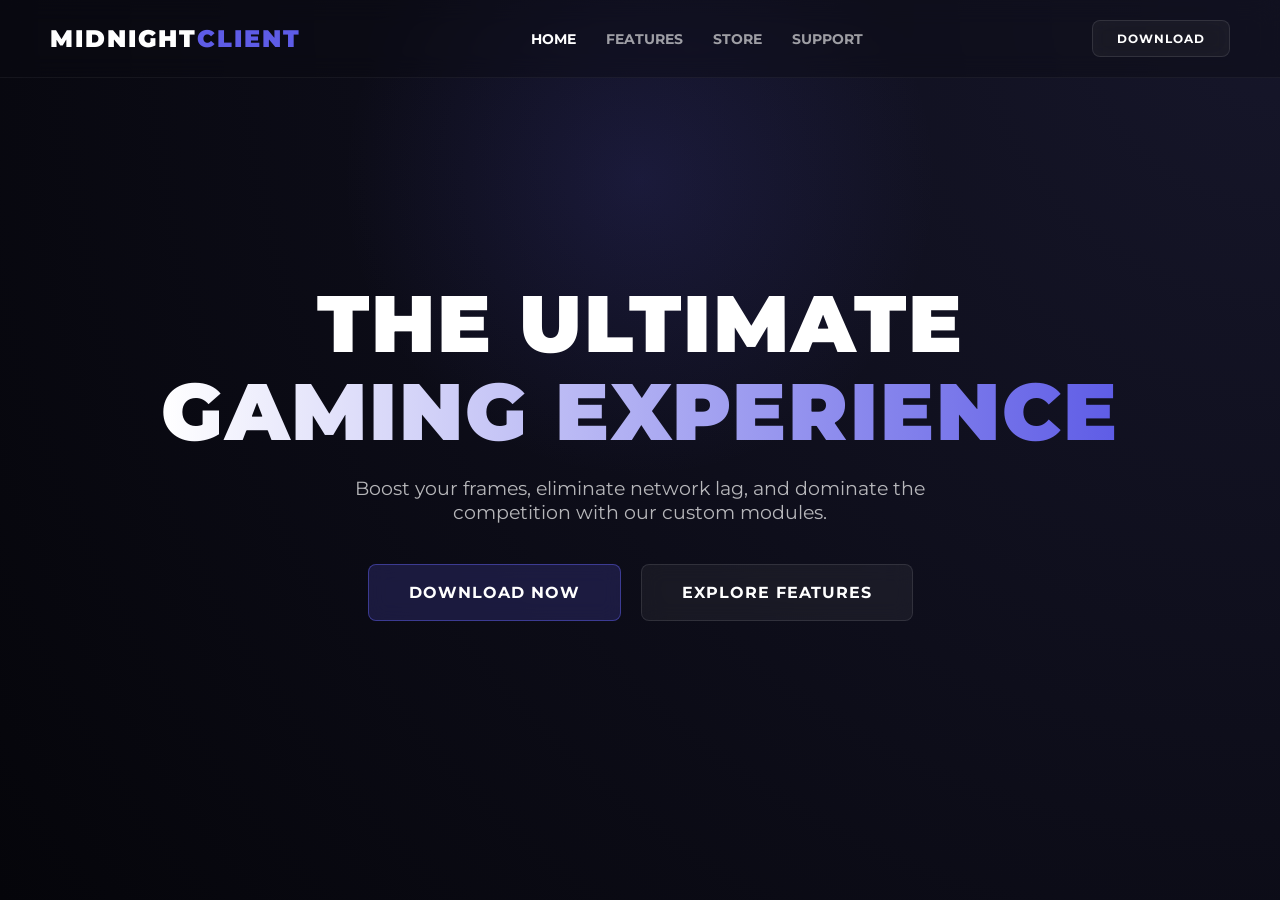
<file: index.html>
<!DOCTYPE html>
<html lang="en">
<head>
    <meta charset="UTF-8">
    <meta name="viewport" content="width=device-width, initial-scale=1.0">
    <title>Midnight Client | Home</title>
    <!-- Google Fonts -->
    <link href="https://fonts.googleapis.com/css2?family=Montserrat:wght@400;700;900&display=swap" rel="stylesheet">
    <link rel="stylesheet" href="style.css">
</head>
<body>

    <!-- Glass Navbar -->
    <nav class="glass-nav">
        <a href="index.html" class="logo">MIDNIGHT<span>CLIENT</span></a>
        <ul class="nav-links">
            <li><a href="index.html" class="active-link">Home</a></li>
            <li><a href="features.html">Features</a></li>
            <li><a href="#">Store</a></li>
            <li><a href="#">Support</a></li>
        </ul>
        <a href="download.html" class="glass-btn small-btn">Download</a>
    </nav>

    <!-- Hero Framework Display -->
    <main class="hero">
        <div class="hero-content">
            <h1>THE ULTIMATE<br><span>GAMING EXPERIENCE</span></h1>
            <p>Boost your frames, eliminate network lag, and dominate the competition with our custom modules.</p>
            <div class="hero-buttons">
                <a href="download.html" class="glass-btn primary-btn">Download Now</a>
                <a href="features.html" class="glass-btn secondary-btn">Explore Features</a>
            </div>
        </div>
    </main>

</body>
</html>
</file>
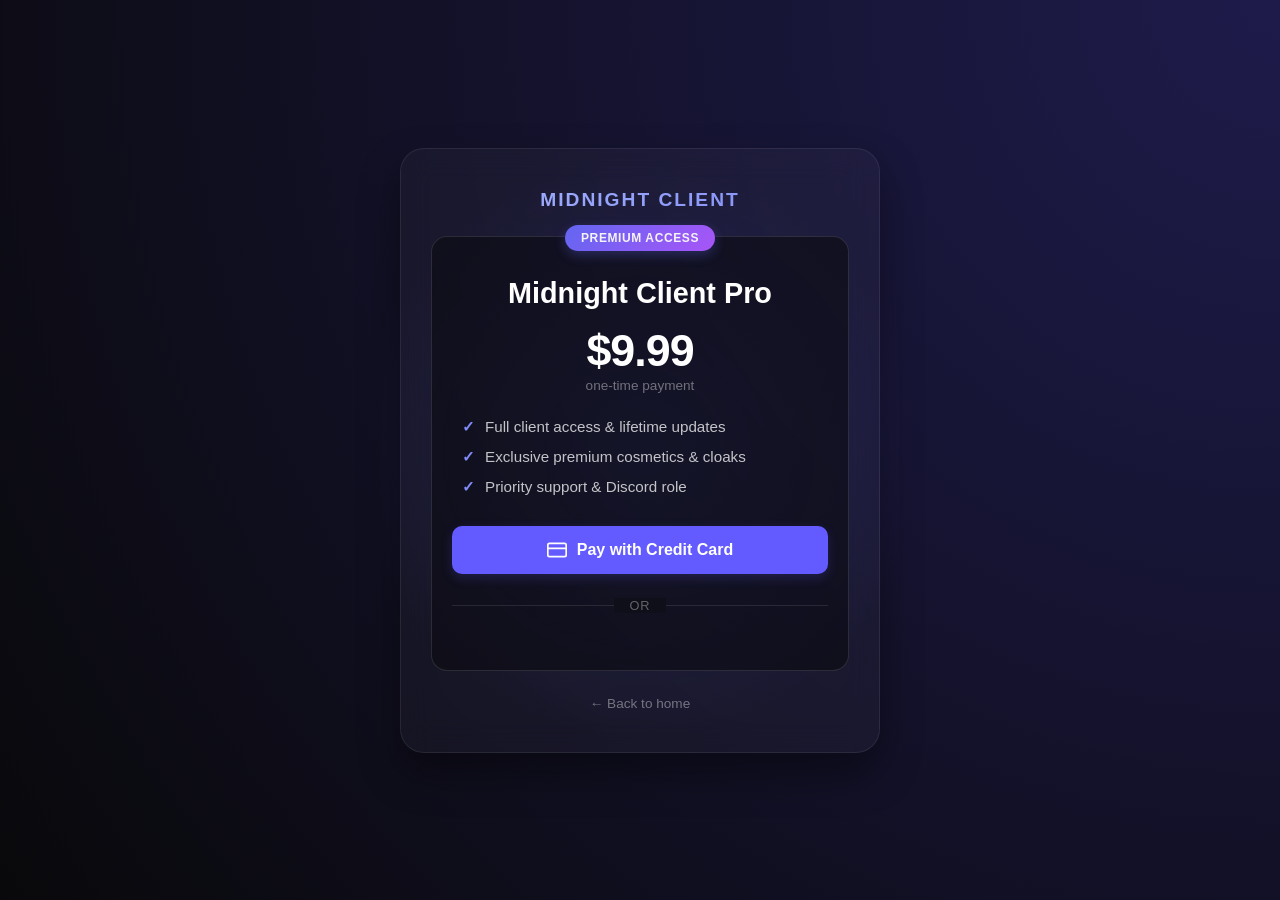
<file: download.html>
<!DOCTYPE html>
<html lang="en">
<head>
    <meta charset="UTF-8">
    <meta name="viewport" content="width=device-width, initial-scale=1.0">
    <title>Midnight Client - Download</title>
    <style>
        /* --- Core Midnight Theme Setup --- */
        * {
            box-sizing: border-box;
            margin: 0;
            padding: 0;
            font-family: 'Segoe UI', Tahoma, Geneva, Verdana, sans-serif;
        }

        body {
            background: radial-gradient(circle at top right, #1e1b4b, #09090b);
            color: #f4f4f5;
            min-height: 100vh;
            display: flex;
            flex-direction: column;
            align-items: center;
            justify-content: center;
            padding: 20px;
            overflow-x: hidden;
        }

        /* --- Glassmorphism Container --- */
        .download-container {
            width: 100%;
            max-width: 480px;
            background: rgba(255, 255, 255, 0.03);
            backdrop-filter: blur(16px);
            -webkit-backdrop-filter: blur(16px);
            border: 1px solid rgba(255, 255, 255, 0.08);
            border-radius: 24px;
            padding: 40px 30px;
            text-align: center;
            box-shadow: 0 20px 40px rgba(0, 0, 0, 0.4);
            position: relative;
        }

        /* Accent Glow behind the card */
        .download-container::before {
            content: '';
            position: absolute;
            top: -20px;
            left: -20px;
            right: -20px;
            bottom: -20px;
            background: radial-gradient(circle, rgba(99, 102, 241, 0.15) 0%, transparent 70%);
            z-index: -1;
            pointer-events: none;
        }

        /* --- Header Styles --- */
        .brand-title {
            font-size: 1.2rem;
            font-weight: 700;
            text-transform: uppercase;
            letter-spacing: 2px;
            background: linear-gradient(135deg, #a5b4fc, #818cf8);
            -webkit-background-clip: text;
            -webkit-text-fill-color: transparent;
            margin-bottom: 25px;
        }

        /* --- Premium Card Layout --- */
        .premium-card {
            background: rgba(10, 10, 18, 0.6);
            border-radius: 16px;
            border: 1px solid rgba(255, 255, 255, 0.12);
            padding: 30px 20px;
            position: relative;
        }

        .card-badge {
            position: absolute;
            top: -12px;
            left: 50%;
            transform: translateX(-50%);
            background: linear-gradient(135deg, #6366f1, #a855f7);
            padding: 6px 16px;
            border-radius: 20px;
            font-size: 0.75rem;
            font-weight: 700;
            text-transform: uppercase;
            letter-spacing: 0.05em;
            box-shadow: 0 4px 12px rgba(99, 102, 241, 0.3);
        }

        h2 {
            font-size: 1.8rem;
            margin-top: 10px;
            color: #fff;
            font-weight: 600;
        }

        .price {
            font-size: 2.8rem;
            font-weight: 800;
            margin: 15px 0;
            color: #fff;
            letter-spacing: -1px;
        }

        .price span {
            font-size: 0.85rem;
            color: rgba(255, 255, 255, 0.4);
            display: block;
            font-weight: 400;
            letter-spacing: 0px;
            margin-top: 2px;
        }

        /* --- Features List --- */
        .features-list {
            list-style: none;
            padding: 0;
            margin: 25px 10px;
            text-align: left;
        }

        .features-list li {
            margin-bottom: 12px;
            color: rgba(255, 255, 255, 0.75);
            font-size: 0.95rem;
            display: flex;
            align-items: center;
            gap: 10px;
        }

        .features-list li::before {
            content: "✓";
            color: #818cf8;
            font-weight: bold;
        }

        /* --- Actions & Gateway Buttons --- */
        .payment-actions {
            margin-top: 30px;
            display: flex;
            flex-direction: column;
            gap: 12px;
        }

        /* Stripe Button */
        .btn-stripe {
            display: flex;
            align-items: center;
            justify-content: center;
            gap: 10px;
            background: #635bff;
            color: #ffffff;
            font-weight: 600;
            text-decoration: none;
            padding: 14px;
            border-radius: 10px;
            font-size: 1rem;
            transition: background 0.2s ease, transform 0.1s ease;
            border: none;
            cursor: pointer;
            box-shadow: 0 4px 12px rgba(99, 91, 255, 0.2);
        }

        .btn-stripe:hover {
            background: #7a73ff;
        }
        
        .btn-stripe:active {
            transform: scale(0.98);
        }

        /* Divider styling */
        .divider {
            text-align: center;
            margin: 10px 0;
            position: relative;
        }

        .divider::before {
            content: "";
            position: absolute;
            left: 0;
            top: 50%;
            width: 100%;
            height: 1px;
            background: rgba(255, 255, 255, 0.1);
            z-index: 1;
        }

        .divider span {
            background: #0f0f19; 
            padding: 0 15px;
            position: relative;
            z-index: 2;
            color: rgba(255, 255, 255, 0.35);
            font-size: 0.8rem;
            text-transform: uppercase;
            letter-spacing: 1px;
        }

        /* PayPal container styling adjustments */
        #paypal-button-container {
            width: 100%;
            margin-top: 4px;
        }

        /* Back to safety navigation link */
        .back-link {
            display: inline-block;
            margin-top: 25px;
            color: rgba(255, 255, 255, 0.4);
            text-decoration: none;
            font-size: 0.85rem;
            transition: color 0.2s;
        }

        .back-link:hover {
            color: rgba(255, 255, 255, 0.8);
        }
    </style>

    <!-- Include the PayPal JavaScript SDK (Optional backup gateway) -->
    <script src="https://www.paypal.com/sdk/js?client-id=YOUR_CLIENT_ID&currency=USD"></script>
</head>
<body>

    <div class="download-container">
        <div class="brand-title">Midnight Client</div>
        
        <!-- Premium Gate Card -->
        <div class="premium-card">
            <div class="card-badge">Premium Access</div>
            <h2>Midnight Client Pro</h2>
            <p class="price">$9.99 <span>one-time payment</span></p>
            
            <ul class="features-list">
                <li>Full client access & lifetime updates</li>
                <li>Exclusive premium cosmetics & cloaks</li>
                <li>Priority support & Discord role</li>
            </ul>

            <div class="payment-actions">
                <!-- Updated Live Stripe Test Link -->
                <a href="https://buy.stripe.com/test_fZu4gAaeD6Ei5xs0oI8so00" class="btn-stripe">
                    <!-- Credit Card SVG Icon -->
                    <svg width="20" height="20" viewBox="0 0 24 24" fill="none" stroke="currentColor" stroke-width="2" stroke-linecap="round" stroke-linejoin="round"><rect x="1" y="4" width="22" height="16" rx="2" ry="2"></rect><line x1="1" y1="10" x2="23" y2="10"></line></svg>
                    Pay with Credit Card
                </a>

                <div class="divider"><span>or</span></div>

                <!-- PayPal Button Targets this Element -->
                <div id="paypal-button-container"></div>
            </div>
        </div>

        <a href="index.html" class="back-link">← Back to home</a>
    </div>

    <!-- PayPal Integration Script Logic -->
    <script>
        paypal.Buttons({
            style: {
                layout: 'vertical',
                color:  'gold',
                shape:  'rect',
                label:  'paypal'
            },
            createOrder: function(data, actions) {
                return actions.order.create({
                    purchase_units: [{
                        amount: {
                            value: '9.99'
                        },
                        description: "Midnight Client Pro Access"
                    }]
                });
            },
            onApprove: function(data, actions) {
                return actions.order.capture().then(function(details) {
                    alert('Transaction completed by ' + details.payer.name.given_name + '!');
                    window.location.href = "download-success.html"; 
                });
            }
        }).render('#paypal-button-container');
    </script>
</body>
</html>
</file>
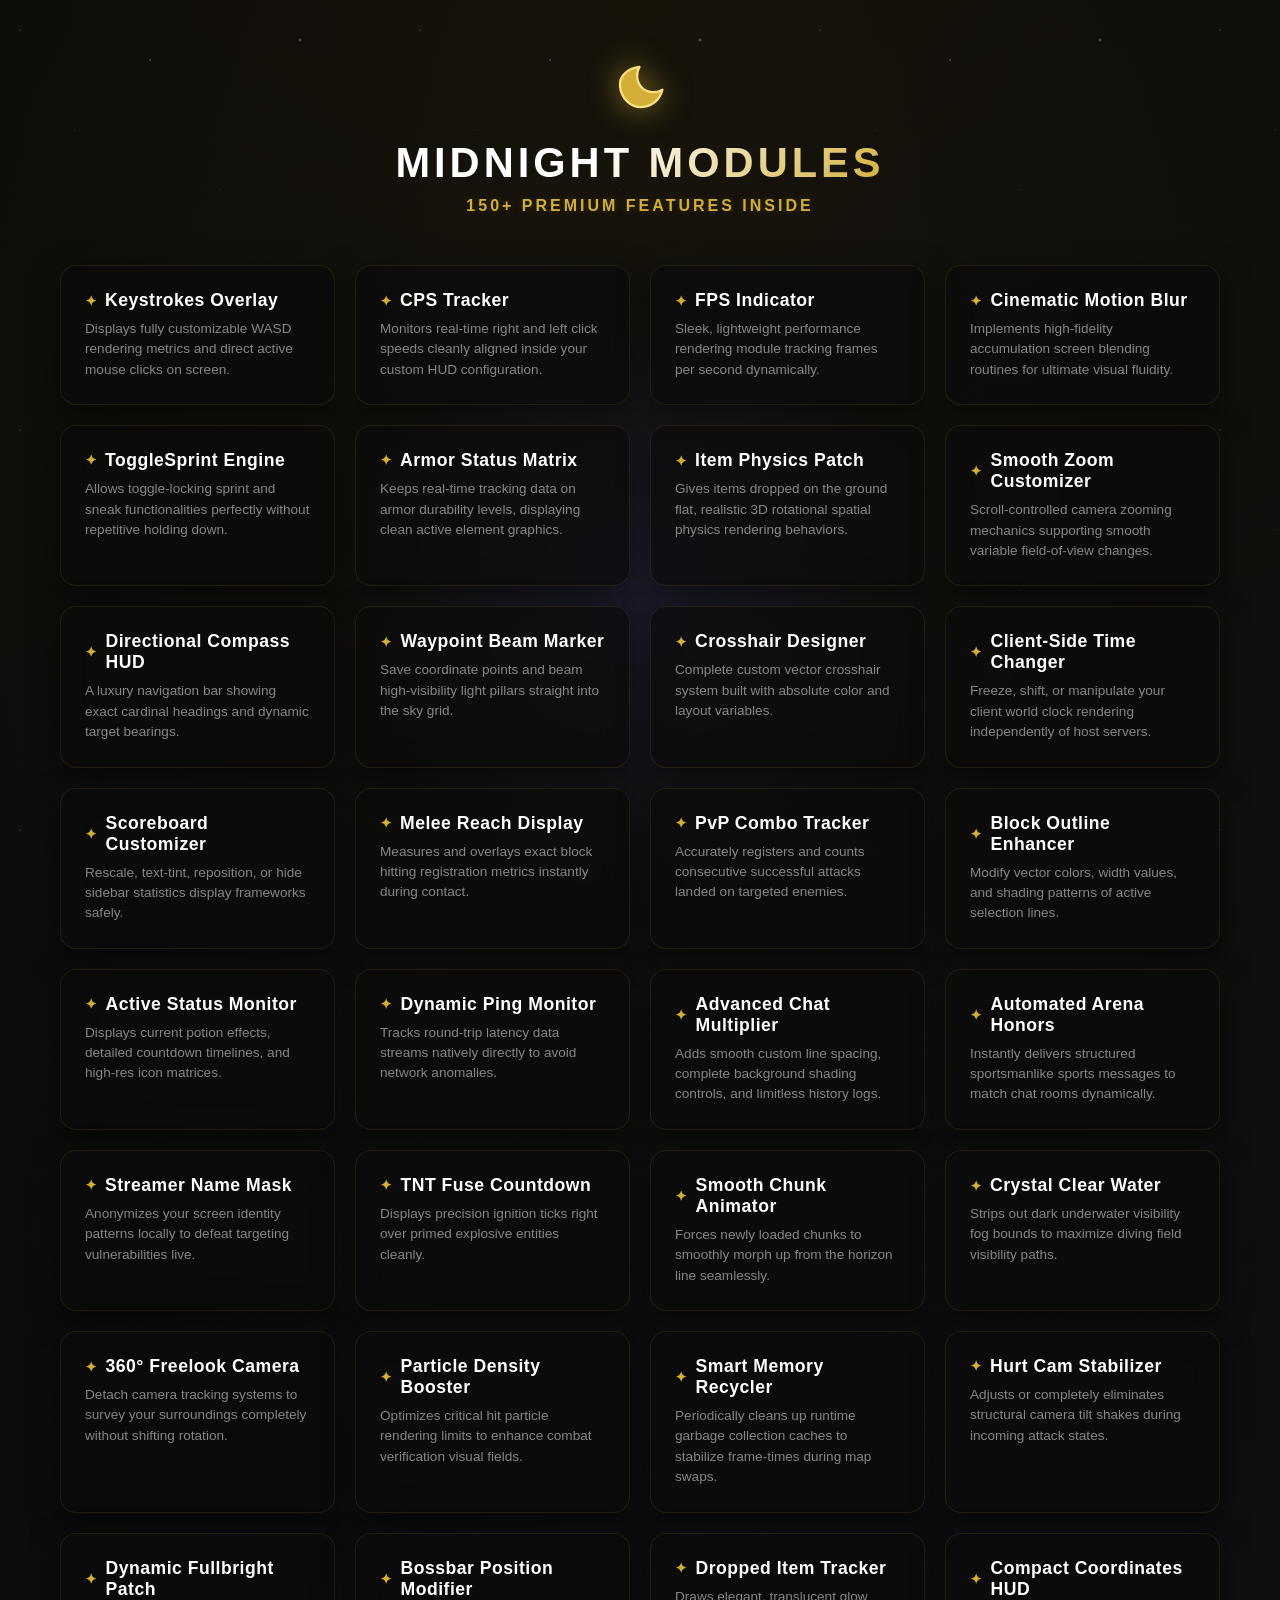
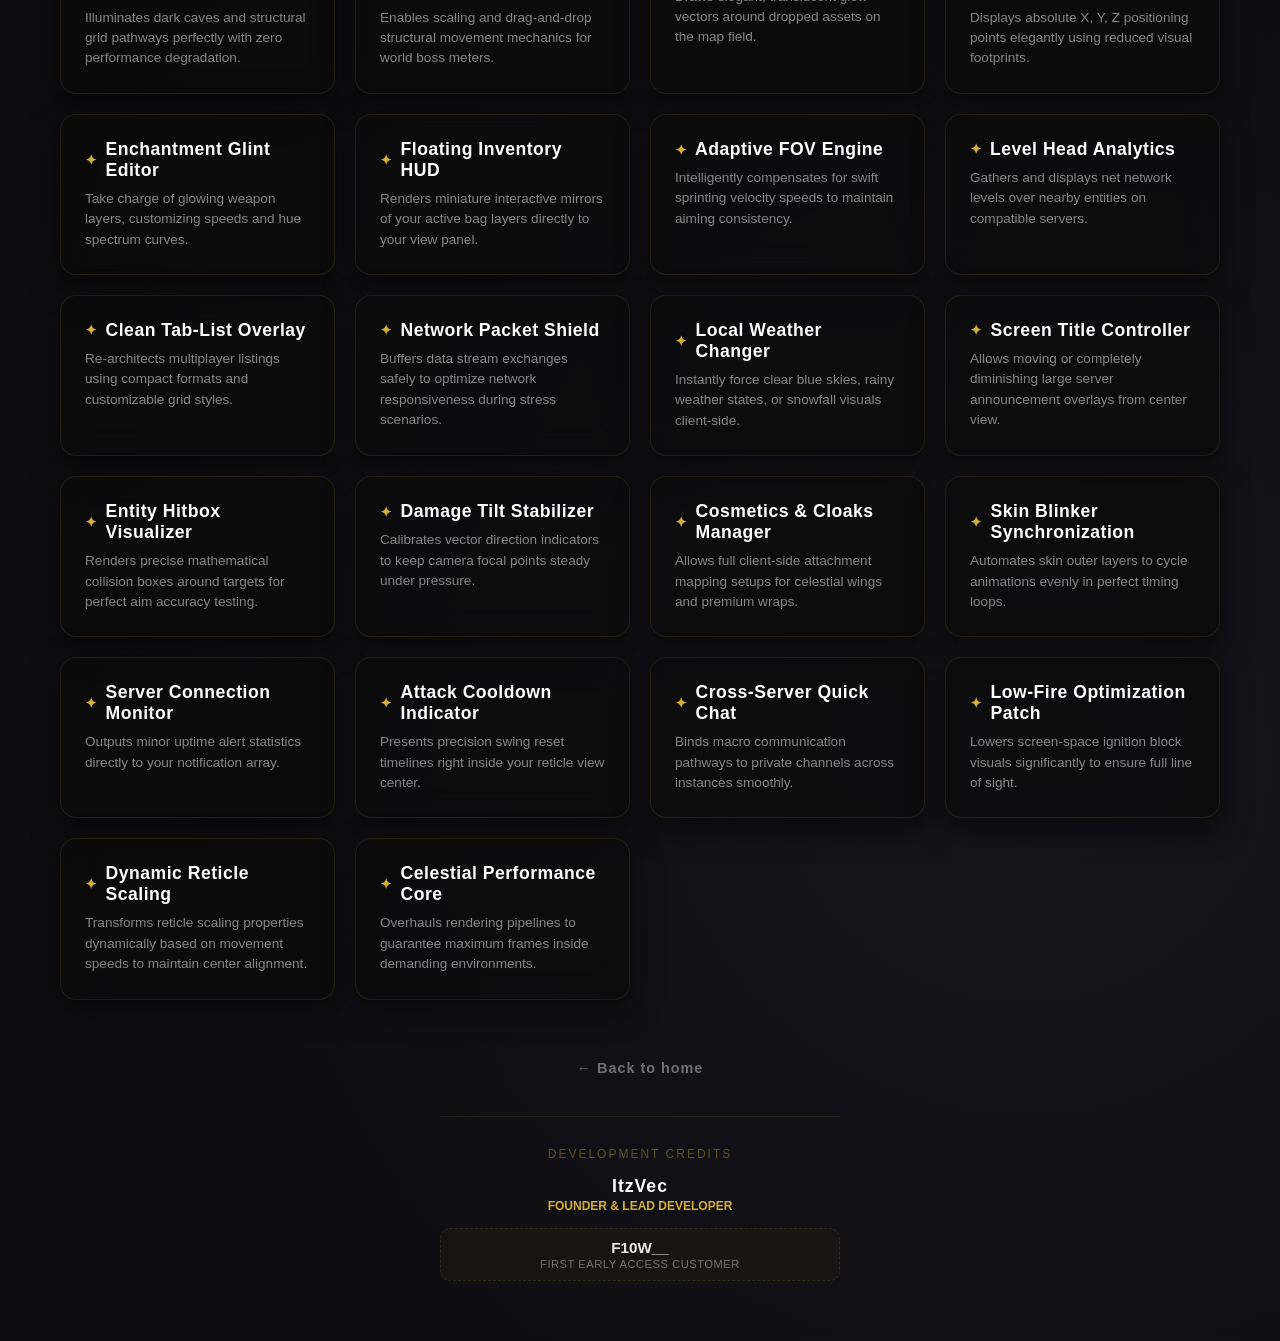
<file: features.html>
<!DOCTYPE html>
<html lang="en">
<head>
    <meta charset="UTF-8">
    <meta name="viewport" content="width=device-width, initial-scale=1.0">
    <title>Midnight Client - Modules</title>
    <link rel="stylesheet" href="style.css">
    <style>
        /* --- Premium Black & Gold Theme Overrides --- */
        * {
            box-sizing: border-box;
            margin: 0;
            padding: 0;
            font-family: 'Montserrat', 'Segoe UI', sans-serif;
        }

        body {
            background-color: #050505;
            background-image: 
                radial-gradient(circle at 50% 0%, rgba(212, 175, 55, 0.08) 0%, transparent 50%),
                radial-gradient(circle at 80% 80%, rgba(20, 20, 25, 1) 0%, #050505 100%);
            color: #f4f4f5;
            min-height: 100vh;
            display: flex;
            flex-direction: column;
            align-items: center;
            overflow-x: hidden;
            position: relative;
        }

        /* --- Celestial Starfield Background --- */
        .starfield {
            position: fixed;
            top: 0;
            left: 0;
            width: 100%;
            height: 100%;
            z-index: 0;
            pointer-events: none;
            background-image: 
                radial-gradient(1px 1px at 20px 30px, #fff, rgba(0,0,0,0)),
                radial-gradient(1px 1px at 75px 130px, rgba(212, 175, 55, 0.6), rgba(0,0,0,0)),
                radial-gradient(1.5px 1.5px at 150px 60px, #fff, rgba(0,0,0,0)),
                radial-gradient(1px 1px at 220px 190px, rgba(212, 175, 55, 0.8), rgba(0,0,0,0)),
                radial-gradient(2px 2px at 300px 40px, #fff, rgba(0,0,0,0));
            background-size: 400px 400px;
            opacity: 0.35;
        }

        .wrapper {
            width: 100%;
            max-width: 1200px;
            padding: 60px 20px;
            display: flex;
            flex-direction: column;
            align-items: center;
            z-index: 1;
        }

        /* --- Video-Style Celestial Header --- */
        header {
            display: flex;
            flex-direction: column;
            align-items: center;
            margin-bottom: 50px;
            text-align: center;
        }

        .moon-icon {
            filter: drop-shadow(0 0 15px rgba(212, 175, 55, 0.6));
            margin-bottom: 20px;
            animation: moonFloat 4s ease-in-out infinite;
        }

        @keyframes moonFloat {
            0%, 100% { transform: translateY(0); }
            50% { transform: translateY(-6px); }
        }

        .brand-title {
            font-size: 2.6rem;
            font-weight: 800;
            text-transform: uppercase;
            letter-spacing: 4px;
            background: linear-gradient(135deg, #fff 40%, #d4af37 100%);
            -webkit-background-clip: text;
            -webkit-text-fill-color: transparent;
        }

        .brand-subtitle {
            font-size: 1rem;
            color: #d4af37;
            font-weight: 700;
            margin-top: 10px;
            letter-spacing: 3px;
            text-transform: uppercase;
            text-shadow: 0 0 10px rgba(212, 175, 55, 0.2);
        }

        /* --- Glassmorphism Modules Grid --- */
        .modules-grid {
            display: grid;
            grid-template-columns: repeat(auto-fill, minmax(260px, 1fr));
            gap: 20px;
            width: 100%;
            margin-bottom: 50px;
        }

        /* --- Black & Gold Glass Cards --- */
        .mod-card {
            background: rgba(10, 10, 10, 0.7);
            backdrop-filter: blur(16px);
            -webkit-backdrop-filter: blur(16px);
            border: 1px solid rgba(212, 175, 55, 0.12);
            border-radius: 16px;
            padding: 24px;
            text-align: left;
            transition: all 0.25s ease;
            position: relative;
            box-shadow: 0 10px 30px rgba(0, 0, 0, 0.5);
        }

        .mod-card:hover {
            transform: translateY(-3px);
            border-color: rgba(212, 175, 55, 0.4);
            box-shadow: 0 15px 35px rgba(212, 175, 55, 0.1);
            background: rgba(15, 15, 15, 0.85);
        }

        .mod-title {
            font-size: 1.1rem;
            font-weight: 700;
            color: #fff;
            letter-spacing: 0.5px;
            margin-bottom: 8px;
            display: flex;
            align-items: center;
            gap: 8px;
        }

        .mod-title::before {
            content: "✦";
            color: #d4af37;
            font-size: 0.9rem;
        }

        .mod-desc {
            font-size: 0.85rem;
            color: rgba(255, 255, 255, 0.5);
            line-height: 1.5;
        }

        /* --- Navigation Link Style From Video --- */
        .back-link {
            display: inline-block;
            margin-top: 10px;
            color: rgba(255, 255, 255, 0.4);
            text-decoration: none;
            font-size: 0.9rem;
            letter-spacing: 1px;
            transition: color 0.2s, text-shadow 0.2s;
            font-weight: 600;
            z-index: 10;
        }

        .back-link:hover {
            color: #d4af37;
            text-shadow: 0 0 8px rgba(212, 175, 55, 0.4);
        }

        /* --- Footer --- */
        footer {
            margin-top: 40px;
            padding-top: 30px;
            border-top: 1px solid rgba(212, 175, 55, 0.1);
            width: 100%;
            max-width: 400px;
            text-align: center;
            z-index: 10;
        }

        .credit-title {
            font-size: 0.75rem;
            color: rgba(212, 175, 55, 0.4);
            text-transform: uppercase;
            letter-spacing: 2px;
            margin-bottom: 15px;
        }

        .owner-block {
            margin-bottom: 12px;
        }

        .owner-name {
            font-size: 1.1rem;
            font-weight: 700;
            color: #ffffff;
            letter-spacing: 1px;
        }

        .owner-label {
            font-size: 0.75rem;
            color: #d4af37;
            text-transform: uppercase;
            font-weight: 600;
            margin-top: 2px;
        }

        .tester-block {
            margin-top: 15px;
            background: rgba(212, 175, 55, 0.03);
            border: 1px dashed rgba(212, 175, 55, 0.15);
            padding: 10px;
            border-radius: 10px;
        }

        .tester-name {
            font-size: 0.95rem;
            font-weight: 600;
            color: rgba(255, 255, 255, 0.9);
        }

        .tester-label {
            font-size: 0.7rem;
            color: rgba(255, 255, 255, 0.4);
            text-transform: uppercase;
            margin-top: 2px;
            letter-spacing: 0.5px;
        }
    </style>
</head>
<body>
    <div class="starfield"></div>

    <div class="wrapper">
        <header>
            <div class="moon-icon">
                <svg width="55" height="55" viewBox="0 0 24 24" fill="none" xmlns="http://www.w3.org/2000/svg">
                    <path d="M12 3C10.5 5.5 10.5 9.5 13 12C15.5 14.5 19.5 14.5 22 13C21 17 18 20 13.5 20.5C8.5 21 4 17 3.5 11.5C3 6.5 7.5 3.5 12 3Z" fill="#d4af37" stroke="#fce083" stroke-width="1" stroke-linejoin="round"/>
                </svg>
            </div>
            <div class="brand-title">Midnight Modules</div>
            <div class="brand-subtitle">150+ Premium Features Inside</div>
        </header>

        <main class="modules-grid" id="features-container"></main>

        <a href="index.html" class="back-link">← Back to home</a>

        <footer>
            <div class="credit-title">Development Credits</div>
            <div class="owner-block">
                <div class="owner-name">ItzVec</div>
                <div class="owner-label">Founder & Lead Developer</div>
            </div>
            <div class="tester-block">
                <div class="tester-name"> F10W__</div>
                <div class="tester-label">First Early Access Customer</div>
            </div>
        </footer>
    </div>

    <script>
        const cleanModules = [
            { name: "Keystrokes Overlay", desc: "Displays fully customizable WASD rendering metrics and direct active mouse clicks on screen." },
            { name: "CPS Tracker", desc: "Monitors real-time right and left click speeds cleanly aligned inside your custom HUD configuration." },
            { name: "FPS Indicator", desc: "Sleek, lightweight performance rendering module tracking frames per second dynamically." },
            { name: "Cinematic Motion Blur", desc: "Implements high-fidelity accumulation screen blending routines for ultimate visual fluidity." },
            { name: "ToggleSprint Engine", desc: "Allows toggle-locking sprint and sneak functionalities perfectly without repetitive holding down." },
            { name: "Armor Status Matrix", desc: "Keeps real-time tracking data on armor durability levels, displaying clean active element graphics." },
            { name: "Item Physics Patch", desc: "Gives items dropped on the ground flat, realistic 3D rotational spatial physics rendering behaviors." },
            { name: "Smooth Zoom Customizer", desc: "Scroll-controlled camera zooming mechanics supporting smooth variable field-of-view changes." },
            { name: "Directional Compass HUD", desc: "A luxury navigation bar showing exact cardinal headings and dynamic target bearings." },
            { name: "Waypoint Beam Marker", desc: "Save coordinate points and beam high-visibility light pillars straight into the sky grid." },
            { name: "Crosshair Designer", desc: "Complete custom vector crosshair system built with absolute color and layout variables." },
            { name: "Client-Side Time Changer", desc: "Freeze, shift, or manipulate your client world clock rendering independently of host servers." },
            { name: "Scoreboard Customizer", desc: "Rescale, text-tint, reposition, or hide sidebar statistics display frameworks safely." },
            { name: "Melee Reach Display", desc: "Measures and overlays exact block hitting registration metrics instantly during contact." },
            { name: "PvP Combo Tracker", desc: "Accurately registers and counts consecutive successful attacks landed on targeted enemies." },
            { name: "Block Outline Enhancer", desc: "Modify vector colors, width values, and shading patterns of active selection lines." },
            { name: "Active Status Monitor", desc: "Displays current potion effects, detailed countdown timelines, and high-res icon matrices." },
            { name: "Dynamic Ping Monitor", desc: "Tracks round-trip latency data streams natively directly to avoid network anomalies." },
            { name: "Advanced Chat Multiplier", desc: "Adds smooth custom line spacing, complete background shading controls, and limitless history logs." },
            { name: "Automated Arena Honors", desc: "Instantly delivers structured sportsmanlike sports messages to match chat rooms dynamically." },
            { name: "Streamer Name Mask", desc: "Anonymizes your screen identity patterns locally to defeat targeting vulnerabilities live." },
            { name: "TNT Fuse Countdown", desc: "Displays precision ignition ticks right over primed explosive entities cleanly." },
            { name: "Smooth Chunk Animator", desc: "Forces newly loaded chunks to smoothly morph up from the horizon line seamlessly." },
            { name: "Crystal Clear Water", desc: "Strips out dark underwater visibility fog bounds to maximize diving field visibility paths." },
            { name: "360° Freelook Camera", desc: "Detach camera tracking systems to survey your surroundings completely without shifting rotation." },
            { name: "Particle Density Booster", desc: "Optimizes critical hit particle rendering limits to enhance combat verification visual fields." },
            { name: "Smart Memory Recycler", desc: "Periodically cleans up runtime garbage collection caches to stabilize frame-times during map swaps." },
            { name: "Hurt Cam Stabilizer", desc: "Adjusts or completely eliminates structural camera tilt shakes during incoming attack states." },
            { name: "Dynamic Fullbright Patch", desc: "Illuminates dark caves and structural grid pathways perfectly with zero performance degradation." },
            { name: "Bossbar Position Modifier", desc: "Enables scaling and drag-and-drop structural movement mechanics for world boss meters." },
            { name: "Dropped Item Tracker", desc: "Draws elegant, translucent glow vectors around dropped assets on the map field." },
            { name: "Compact Coordinates HUD", desc: "Displays absolute X, Y, Z positioning points elegantly using reduced visual footprints." },
            { name: "Enchantment Glint Editor", desc: "Take charge of glowing weapon layers, customizing speeds and hue spectrum curves." },
            { name: "Floating Inventory HUD", desc: "Renders miniature interactive mirrors of your active bag layers directly to your view panel." },
            { name: "Adaptive FOV Engine", desc: "Intelligently compensates for swift sprinting velocity speeds to maintain aiming consistency." },
            { name: "Level Head Analytics", desc: "Gathers and displays net network levels over nearby entities on compatible servers." },
            { name: "Clean Tab-List Overlay", desc: "Re-architects multiplayer listings using compact formats and customizable grid styles." },
            { name: "Network Packet Shield", desc: "Buffers data stream exchanges safely to optimize network responsiveness during stress scenarios." },
            { name: "Local Weather Changer", desc: "Instantly force clear blue skies, rainy weather states, or snowfall visuals client-side." },
            { name: "Screen Title Controller", desc: "Allows moving or completely diminishing large server announcement overlays from center view." },
            { name: "Entity Hitbox Visualizer", desc: "Renders precise mathematical collision boxes around targets for perfect aim accuracy testing." },
            { name: "Damage Tilt Stabilizer", desc: "Calibrates vector direction indicators to keep camera focal points steady under pressure." },
            { name: "Cosmetics & Cloaks Manager", desc: "Allows full client-side attachment mapping setups for celestial wings and premium wraps." },
            { name: "Skin Blinker Synchronization", desc: "Automates skin outer layers to cycle animations evenly in perfect timing loops." },
            { name: "Server Connection Monitor", desc: "Outputs minor uptime alert statistics directly to your notification array." },
            { name: "Attack Cooldown Indicator", desc: "Presents precision swing reset timelines right inside your reticle view center." },
            { name: "Cross-Server Quick Chat", desc: "Binds macro communication pathways to private channels across instances smoothly." },
            { name: "Low-Fire Optimization Patch", desc: "Lowers screen-space ignition block visuals significantly to ensure full line of sight." },
            { name: "Dynamic Reticle Scaling", desc: "Transforms reticle scaling properties dynamically based on movement speeds to maintain center alignment." },
            { name: "Celestial Performance Core", desc: "Overhauls rendering pipelines to guarantee maximum frames inside demanding environments." }
        ];

        const targetGrid = document.getElementById('features-container');

        // Loop renders exactly all 50 items instantly without filters
        cleanModules.forEach(mod => {
            const card = document.createElement('div');
            card.className = 'mod-card';
            card.innerHTML = `
                <div class="mod-title">${mod.name}</div>
                <div class="mod-desc">${mod.desc}</div>
            `;
            targetGrid.appendChild(card);
        });
    </script>
</body>
</html>
</file>
<file: style.css>
/* ==========================================
   GLOBAL STYLES & RESET
   ========================================== */
* {
    margin: 0;
    padding: 0;
    box-sizing: border-box;
    font-family: 'Montserrat', sans-serif;
}

body {
    background: radial-gradient(circle at top right, #16162a 0%, #05050a 100%);
    color: #ffffff;
    min-height: 100vh;
    overflow-x: hidden;
    position: relative;
}

/* Midnight ambient glow background */
body::before {
    content: '';
    position: absolute;
    top: 20%;
    left: 50%;
    width: 600px;
    height: 600px;
    background: radial-gradient(circle, rgba(94, 92, 230, 0.15) 0%, rgba(0,0,0,0) 70%);
    transform: translate(-50%, -50%);
    z-index: -1;
}

/* ==========================================
   GLASS NAVIGATION BAR
   ========================================== */
.glass-nav {
    display: flex;
    justify-content: space-between;
    align-items: center;
    padding: 20px 50px;
    position: fixed;
    width: 100%;
    top: 0;
    z-index: 100;
    background: rgba(10, 10, 18, 0.4);
    backdrop-filter: blur(12px);
    -webkit-backdrop-filter: blur(12px);
    border-bottom: 1px solid rgba(255, 255, 255, 0.05);
}

.logo {
    font-size: 24px;
    font-weight: 900;
    letter-spacing: 2px;
    text-decoration: none;
    color: white;
}

.logo span {
    color: #5e5ce6;
}

.nav-links {
    display: flex;
    list-style: none;
    gap: 30px;
}

.nav-links a {
    color: rgba(255, 255, 255, 0.6);
    text-decoration: none;
    font-weight: 700;
    font-size: 14px;
    text-transform: uppercase;
    transition: color 0.3s ease;
}

.nav-links a:hover, .nav-links a.active-link {
    color: #ffffff;
}

/* ==========================================
   FROSTED GLASS BUTTONS
   ========================================== */
.glass-btn {
    display: inline-block;
    text-decoration: none;
    color: #ffffff;
    font-weight: 700;
    text-transform: uppercase;
    letter-spacing: 1px;
    background: rgba(255, 255, 255, 0.05);
    backdrop-filter: blur(10px);
    -webkit-backdrop-filter: blur(10px);
    border: 1px solid rgba(255, 255, 255, 0.1);
    border-radius: 8px;
    transition: all 0.3s cubic-bezier(0.25, 0.8, 0.25, 1);
    cursor: pointer;
    position: relative;
    overflow: hidden;
}

.glass-btn::before {
    content: '';
    position: absolute;
    top: 0; left: -100%; width: 50%; height: 100%;
    background: linear-gradient(to right, rgba(255,255,255,0) 0%, rgba(255,255,255,0.1) 50%, rgba(255,255,255,0) 100%);
    transform: skewX(-25deg);
    transition: all 0.5s ease;
}

.glass-btn:hover::before {
    left: 150%;
}

.glass-btn:hover {
    background: rgba(255, 255, 255, 0.1);
    border: 1px solid rgba(255, 255, 255, 0.2);
    box-shadow: 0 0 20px rgba(94, 92, 230, 0.4);
    transform: translateY(-2px);
}

.glass-btn:active {
    transform: translateY(1px) scale(0.98);
}

.small-btn {
    padding: 10px 24px;
    font-size: 12px;
}

.primary-btn {
    padding: 18px 40px;
    font-size: 16px;
    background: rgba(94, 92, 230, 0.2);
    border: 1px solid rgba(94, 92, 230, 0.5);
}

.primary-btn:hover {
    background: rgba(94, 92, 230, 0.4);
}

.secondary-btn {
    padding: 18px 40px;
    font-size: 16px;
}

/* ==========================================
   HOME PAGE (HERO STYLE)
   ========================================== */
.hero {
    height: 100vh;
    display: flex;
    align-items: center;
    justify-content: center;
    text-align: center;
    padding: 0 20px;
}

.hero-content h1 {
    font-size: 5rem;
    font-weight: 900;
    line-height: 1.1;
    margin-bottom: 20px;
    letter-spacing: 2px;
}

.hero-content h1 span {
    background: linear-gradient(90deg, #ffffff, #5e5ce6);
    -webkit-background-clip: text;
    -webkit-text-fill-color: transparent;
}

.hero-content p {
    font-size: 1.2rem;
    color: rgba(255, 255, 255, 0.7);
    margin-bottom: 40px;
    max-width: 600px;
    margin-left: auto;
    margin-right: auto;
}

.hero-buttons {
    display: flex;
    justify-content: center;
    gap: 20px;
}

/* ==========================================
   FEATURES GRID & CARD ARCHITECTURE
   ========================================== */
.features-container {
    padding: 140px 50px 80px 50px;
    max-width: 1200px;
    margin: 0 auto;
}

.features-header {
    text-align: center;
    margin-bottom: 60px;
}

.features-header h2 {
    font-size: 3.5rem;
    font-weight: 900;
    letter-spacing: 1px;
}

.features-header h2 span {
    color: #5e5ce6;
}

.features-header p {
    color: rgba(255, 255, 255, 0.6);
    margin-top: 10px;
    font-size: 1.2rem;
}

.features-grid {
    display: grid;
    grid-template-columns: repeat(auto-fit, minmax(300px, 1fr));
    gap: 30px;
    margin-bottom: 40px;
}

.glass-card {
    background: rgba(255, 255, 255, 0.02);
    backdrop-filter: blur(16px);
    -webkit-backdrop-filter: blur(16px);
    border: 1px solid rgba(255, 255, 255, 0.05);
    border-radius: 16px;
    padding: 40px 30px;
    transition: all 0.4s ease;
    position: relative;
    overflow: hidden;
}

.glass-card:hover {
    transform: translateY(-8px);
    border-color: rgba(94, 92, 230, 0.4);
    box-shadow: 0 15px 30px rgba(0, 0, 0, 0.5), 0 0 20px rgba(94, 92, 230, 0.2);
}

.card-icon {
    font-size: 3rem;
    margin-bottom: 20px;
    display: inline-block;
}

.glass-card h3 {
    font-size: 1.6rem;
    margin-bottom: 15px;
    font-weight: 700;
}

.glass-card p {
    color: rgba(255, 255, 255, 0.6);
    font-size: 1rem;
    line-height: 1.6;
}

.mod-category-title {
    font-size: 2rem;
    font-weight: 700;
    margin: 60px 0 30px 0;
    letter-spacing: 1px;
    border-left: 4px solid #5e5ce6;
    padding-left: 15px;
}

.mod-status-badge {
    position: absolute;
    top: 15px;
    right: 15px;
    background: rgba(94, 92, 230, 0.2);
    border: 1px solid rgba(94, 92, 230, 0.5);
    padding: 4px 10px;
    font-size: 11px;
    font-weight: 700;
    border-radius: 20px;
    text-transform: uppercase;
    letter-spacing: 0.5px;
}

.highlight-text {
    color: #5e5ce6;
    font-weight: 700;
}

/* ==========================================
   DOWNLOAD PAGE PLATFORMS Layout
   ========================================== */
.download-container {
    padding: 160px 20px 80px 20px;
    max-width: 1100px;
    margin: 0 auto;
    text-align: center;
}

.download-grid {
    display: grid;
    grid-template-columns: repeat(auto-fit, minmax(280px, 1fr));
    gap: 30px;
    margin-top: 60px;
}

.download-card {
    background: rgba(255, 255, 255, 0.02);
    border: 1px solid rgba(255, 255, 255, 0.05);
    border-radius: 20px;
    padding: 50px 30px;
    backdrop-filter: blur(16px);
    -webkit-backdrop-filter: blur(16px);
    transition: all 0.3s ease;
    position: relative;
}

.download-card .os-icon, 
.download-card h3 {
    opacity: 0.8;
    transition: opacity 0.3s ease;
}

.download-card:hover {
    border-color: rgba(94, 92, 230, 0.2);
    background: rgba(255, 255, 255, 0.03);
    transform: translateY(-5px);
}

.download-card:hover .os-icon,
.download-card:hover h3 {
    opacity: 1;
}

.os-icon {
    font-size: 4rem;
    margin-bottom: 20px;
}

.download-card h3 {
    font-size: 1.8rem;
    font-weight: 700;
    margin-bottom: 10px;
}

.os-specs {
    font-size: 0.9rem;
    color: rgba(255, 255, 255, 0.4);
    margin-bottom: 30px;
}

.status-btn {
    background: rgba(255, 255, 255, 0.03);
    border: 1px solid rgba(255, 255, 255, 0.1);
    color: rgba(255, 255, 255, 0.4);
    cursor: not-allowed;
    pointer-events: none;
    width: 100%;
    padding: 14px;
    font-size: 14px;
    font-weight: 700;
    text-transform: uppercase;
    letter-spacing: 1px;
    border-radius: 8px;
    display: flex;
    align-items: center;
    justify-content: center;
    gap: 10px;
}

.download-card:hover .status-btn {
    border-color: rgba(94, 92, 230, 0.4);
    color: #5e5ce6;
    background: rgba(94, 92, 230, 0.05);
    box-shadow: 0 0 15px rgba(94, 92, 230, 0.1);
}

/* ==========================================
   RESPONSIVE DESIGN (MOBILE)
   ========================================== */
@media (max-width: 768px) {
    .features-container {
        padding: 120px 20px 40px 20px;
    }
    .features-header h2 {
        font-size: 2.5rem;
    }
    .hero-content h1 {
        font-size: 2.8rem;
    }
    .nav-links {
        display: none;
    }
    .hero-buttons {
        flex-direction: column;
    }
}
</file>
